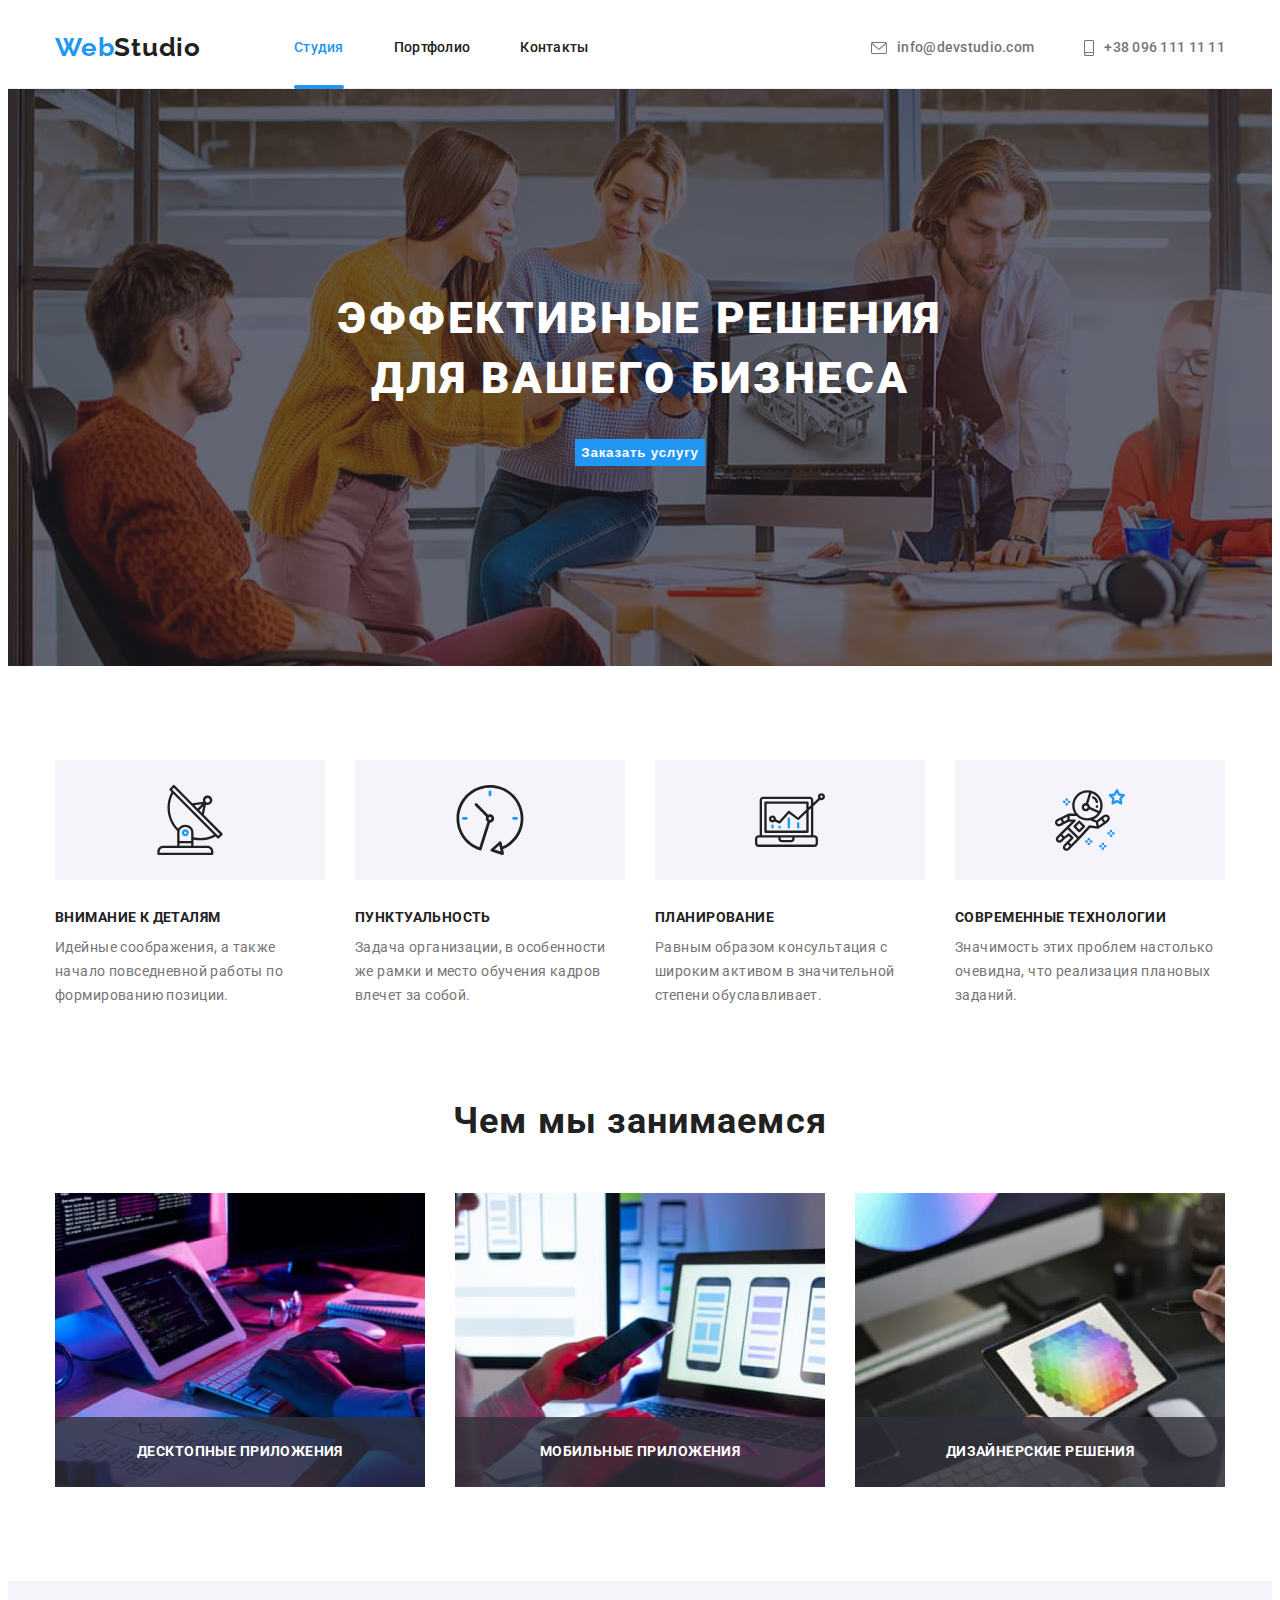
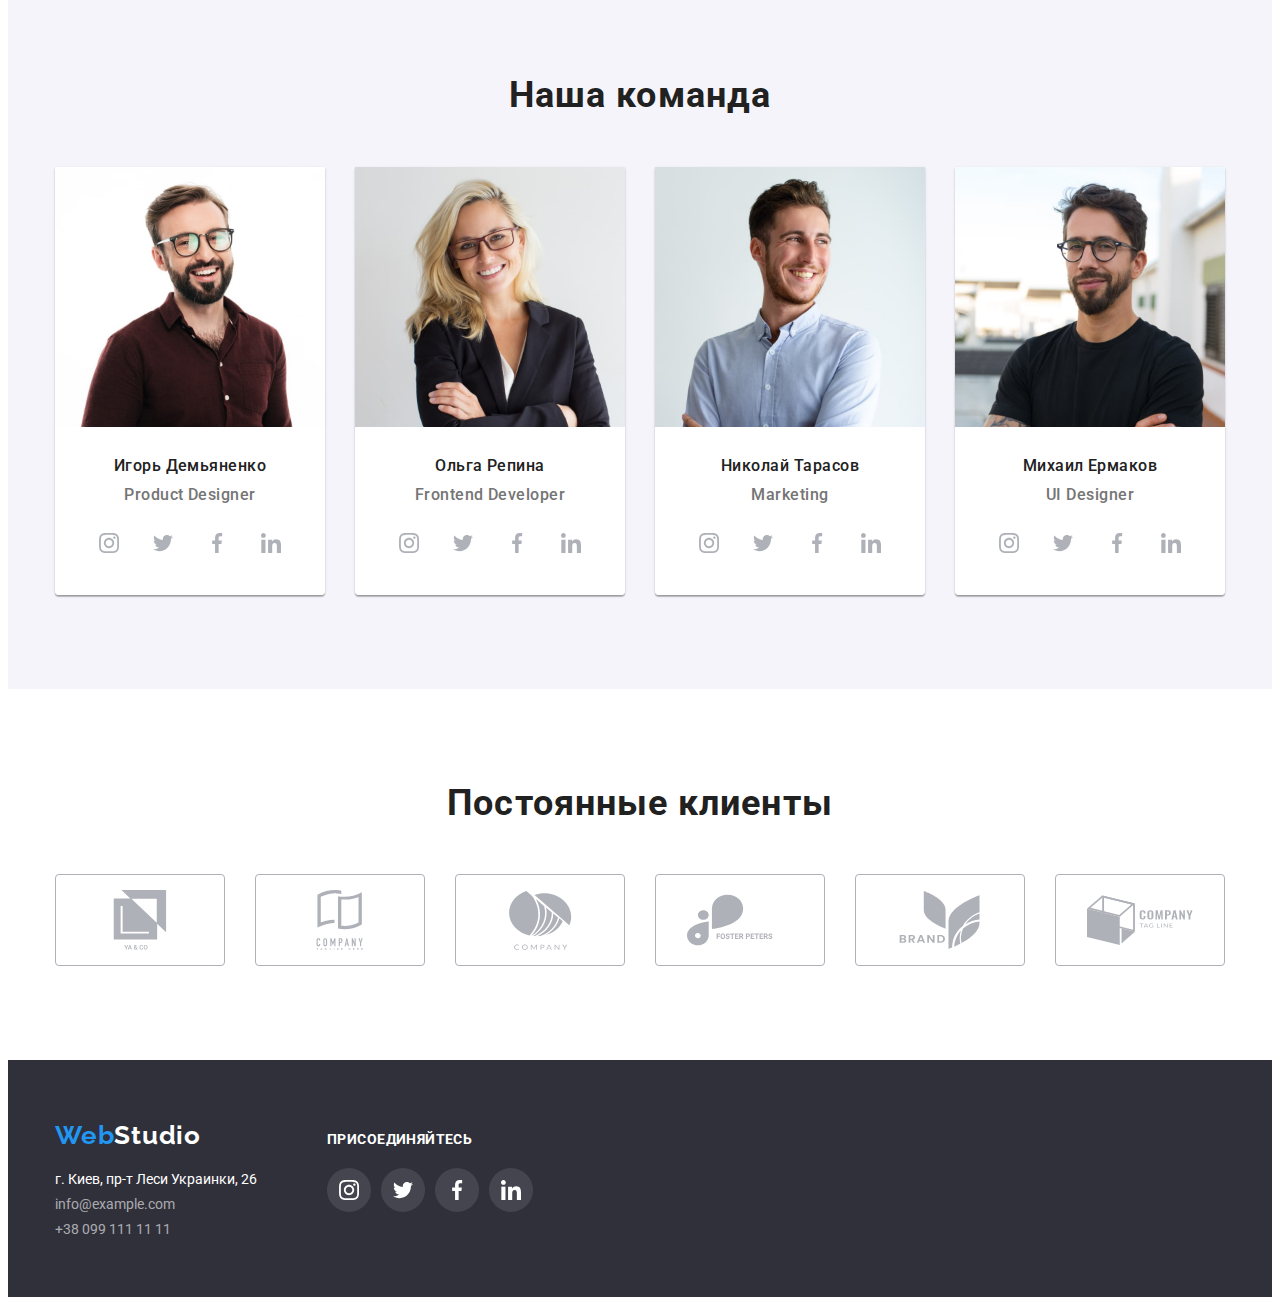
<file: index.html>
<!DOCTYPE html>
<html lang="ru">
  <head>
    <meta charset="UTF-8" />
    <meta http-equiv="X-UA-Compatible" content="IE=edge" />
    <meta name="viewport" content="width=device-width, initial-scale=1.0" />
    <title>WebStudio</title>
    <link rel="preconnect" href="https://fonts.googleapis.com" />
    <link rel="preconnect" href="https://fonts.gstatic.com" crossorigin />
    <link
      href="https://fonts.googleapis.com/css2?family=Raleway:wght@700&family=Roboto:wght@400;500;700;900&display=swap"
      rel="stylesheet"
    />
    <link
      rel="stylesheet"
      href="https://cdnjs.cloudflare.com/ajax/libs/modern-normalize/1.1.0/modern-normalize.min.css"
      integrity="sha512-wpPYUAdjBVSE4KJnH1VR1HeZfpl1ub8YT/NKx4PuQ5NmX2tKuGu6U/JRp5y+Y8XG2tV+wKQpNHVUX03MfMFn9Q=="
      crossorigin="anonymous"
      referrerpolicy="no-referrer"
    />
    <link rel="stylesheet" href="./css/ctyle.css" />
  </head>
  <body>
    <!-- Header -->
    <header class="header">
      <div class="container">
        <div class="wrap-logo">        
          <a class="header-logo link" href="">
          <span class="logo">Web</span>Studio</a
        ></div>
        <nav class="nav-menu">
          <ul class="nav-list list">
            <li class="nav-item">
              <a class="nav-link current link" href="">Студия</a>
            </li>
            <li class="nav-item">
              <a class="nav-link link" href="./portfolio.html">Портфолио</a>
            </li>
            <li class="nav-item">
              <a class="nav-link link" href="">Контакты</a>
            </li>
          </ul>
        </nav>
        <ul class="nav-list list">
          <li class="nav-item">
            <a class="header-other-nav link" href="mailto:info@devstudio.com">
              <svg class="header-svg" width="16px" height="12px">
                <use
                  class="header-svg-envelope"
                  href="./images/icons.svg#icon-envelope"
                ></use>
              </svg>
              info@devstudio.com</a
            >
          </li>
          <li class="nav-item">
            <a class="header-other-nav list link" href="tel:+380961111111">
              <svg class="header-svg" width="10px" height="16px">
                <use
                  class="header-svg-envelope"
                  href="./images/icons.svg#icon-smartphone"
                ></use></svg
              >+38 096 111 11 11</a
            >
          </li>
        </ul>
      </div>
    </header>
    <!-- Main -->
    <main>
      <!-- Section 1-->
      <section class="section primary">
        <div class="container">
          <h1 class="primary-title">Эффективные решения для вашего бизнеса</h1>
          <button data-modal-open class="primary-btn current-button" type="button">
            Заказать услугу
          </button>
        </div>
      </section>
      <!-- Section 2-->
      <section class="section benefits">
        <div class="container">
          <h2 class="visually-hidden">Преимущества</h2>
          <ul class="benefits-list list">
            <li class="benefits-item">
              <div class="container-sections-two">
                <svg class="benefits-svg" width="70" height="70">
                  <use
                    class="benefits-icon"
                    href="./images/icons.svg#antenna-1"
                  ></use>
                </svg>
              </div>
              <h3 class="benefits-company">Внимание к деталям</h3>
              <p class="benefits-description">
                Идейные соображения, а также начало повседневной работы по
                формированию позиции.
              </p>
            </li>
            <li class="benefits-item">
              <div class="container-sections-two">
                <svg class="benefits-svg" width="70" height="70">
                  <use
                    class="benefits-icon"
                    href="./images/icons.svg#icon-clock-1"
                  ></use>
                </svg>
              </div>
              <h3 class="benefits-company">Пунктуальность</h3>
              <p class="benefits-description">
                Задача организации, в особенности же рамки и место обучения
                кадров влечет за собой.
              </p>
            </li>
            <li class="benefits-item">
              <div class="container-sections-two">
                <svg class="benefits-svg" width="70" height="70">
                  <use
                    class="benefits-icon"
                    href="./images/icons.svg#icon-diagram"
                  ></use>
                </svg>
              </div>
              <h3 class="benefits-company">Планирование</h3>
              <p class="benefits-description">
                Равным образом консультация с широким активом в значительной
                степени обуславливает.
              </p>
            </li>
            <li class="benefits-item">
              <div class="container-sections-two">
                <svg class="benefits-svg" width="70" height="70">
                  <use
                    class="benefits-icon"
                    href="./images/icons.svg#icon-astronaut-1"
                  ></use>
                </svg>
              </div>
              <h3 class="benefits-company">Современные технологии</h3>
              <p class="benefits-description">
                Значимость этих проблем настолько очевидна, что реализация
                плановых заданий.
              </p>
            </li>
          </ul>
        </div>
      </section>
      <!-- Section 3 -->
      <section class="section product">
        <div class="container">
          <h2 class="product-our">Чем мы занимаемся</h2>
          <ul class="product-device list">
            <li class="product-pic">
              <div class="wrap-produc-pic"> 
                <img
                src="./images/Keyboard-1.jpg"
                alt="Друкует текст на клавиатуре."
                width="370"
                height="294"
              />
              <p class="product-pic-title">Десктопные приложения</p>
            </div>
            </li>
            <li class="product-pic">
              <div class="wrap-produc-pic"> 
              <img
                src="./images/LapTop-1.jpg"
                alt="Оптимизирует телефон"
                width="370"
                height="294"
              />
              <p class="product-pic-title">Мобильные приложения</p>
              </div>
            </li>
            <li class="product-pic">
              <div class="wrap-produc-pic"> 
              <img
                src="./images/Tablet-1.jpg"
                alt="Играет игру на планшете"
                width="370"
                height="294"
              />
              <p class="product-pic-title">Дизайнерские решения</p>
              </div>
            </li>
          </ul>
        </div>
      </section>
      <!-- Sectiom 4 -->
      <section class="section about">
        <div class="container">
          <h2 class="about-team">Наша команда</h2>
          <ul class="about-content list">
            <li class="about-people">
              <img
                src="./images/igor-1.jpg"
                alt="Учасник команды"
                width="270"
                height="260"
              />
              <div class="container-position">
                <h3 class="about-name">Игорь Демьяненко</h3>
                <p class="about-position" lang="en">Product Designer</p>
                </a>
                <ul class="social-media list">
                  <li class="social-media-icon">
                    <a class="social-link" href="https://www.instagram.com/" target="_blank" rel="noreferrer noopener">
                      <svg  class="social-svg" width="20" height="20">
                        <use
                          class="social-svg-icon"
                          href="./images/icons.svg#icon-instagram"
                        ></use></svg
                    ></a>
                  </li>
                  <li class="social-media-icon">
                    <a class="social-link" href="https://twitter.com/" target="_blank" rel="noreferrer noopener">
                      <svg class="social-svg" width="20" height="20">
                        <use
                          class="social-svg-icon"
                          href="./images/icons.svg#icon-twitter"
                        ></use>
                      </svg>
                    </a>
                  </li>
                  <li class="social-media-icon">
                    <a class="social-link" href="https://www.facebook.com/" target="_blank" rel="noreferrer noopener">
                      <svg class="social-svg" width="20" height="20">
                        <use
                          class="social-svg-icon"
                          href="./images/icons.svg#icon-facebook"
                        ></use>
                      </svg>
                    </a>
                  </li>
                  <li class="social-media-icon">
                    <a class="social-link link" href="https://www.linkedin.com/" target="_blank" rel="noreferrer noopener">
                      <svg class="social-svg" width="20" height="20">
                        <use
                          class="social-svg-icon"
                          href="./images/icons.svg#icon-linkedin"
                        ></use>
                      </svg>
                    </a>
                  </li>
                </ul>
              </div>
            </li>
            <li class="about-people">
              <img
                src="images/olga-1.jpg"
                alt="Учасник команды"
                width="270"
                height="260"
              />
              <div class="container-position">
                <h3 class="about-name">Ольга Репина</h3>
                <p class="about-position" lang="en">Frontend Developer</p>
                <ul class="social-media list">
                  <li class="social-media-icon">
                    <a class="social-link" href="https://www.instagram.com/" target="_blank" rel="noreferrer noopener">
                      <svg class="social-svg" width="20" height="20">
                        <use
                          class="social-svg-icon"
                          href="./images/icons.svg#icon-instagram"
                        ></use></svg
                    ></a>
                  </li>
                  <li class="social-media-icon">
                    <a class="social-link" href="https://twitter.com/" target="_blank" rel="noreferrer noopener">
                      <svg class="social-svg" width="20" height="20">
                        <use
                          class="social-svg-icon"
                          href="./images/icons.svg#icon-twitter"
                        ></use>
                      </svg>
                    </a>
                  </li>
                  <li class="social-media-icon">
                    <a class="social-link" href="https://www.facebook.com/" target="_blank" rel="noreferrer noopener">
                      <svg class="social-svg" width="20" height="20">
                        <use
                          class="social-svg-icon"
                          href="./images/icons.svg#icon-facebook"
                        ></use>
                      </svg>
                    </a>
                  </li>
                  <li class="social-media-icon">
                    <a class="social-link link" href="https://www.linkedin.com/" target="_blank" rel="noreferrer noopener">
                      <svg class="social-svg" width="20" height="20">
                        <use
                          class="social-svg-icon"
                          href="./images/icons.svg#icon-linkedin"
                        ></use>
                      </svg>
                    </a>
                  </li>
                </ul>
              </div>
            </li>
            <li class="about-people">
              <img
                src="./images/nikolay-1.jpg"
                alt="Учасник команды"
                width="270"
                height="260"
              />
              <div class="container-position">
                <h3 class="about-name">Николай Тарасов</h3>
                <p class="about-position" lang="en">Marketing</p>
                <ul class="social-media list">
                  <li class="social-media-icon">
                    <a class="social-link" href="https://www.instagram.com/" target="_blank" rel="noreferrer noopener">
                      <svg class="social-svg" width="20" height="20">
                        <use
                          class="social-svg-icon"
                          href="./images/icons.svg#icon-instagram"
                        ></use></svg
                    ></a>
                  </li>
                  <li class="social-media-icon">
                    <a class="social-link" href="https://twitter.com/" target="_blank" rel="noreferrer noopener">
                      <svg class="social-svg" width="20" height="20">
                        <use
                          class="social-svg-icon"
                          href="./images/icons.svg#icon-twitter"
                        ></use>
                      </svg>
                    </a>
                  </li>
                  <li class="social-media-icon">
                    <a class="social-link" href="https://www.facebook.com/" target="_blank" rel="noreferrer noopener">
                      <svg class="social-svg" width="20" height="20">
                        <use
                          class="social-svg-icon"
                          href="./images/icons.svg#icon-facebook"
                        ></use>
                      </svg>
                    </a>
                  </li>
                  <li class="social-media-icon">
                    <a class="social-link link" href="https://www.linkedin.com/" target="_blank" rel="noreferrer noopener">
                      <svg class="social-svg" width="20" height="20">
                        <use
                          class="social-svg-icon"
                          href="./images/icons.svg#icon-linkedin"
                        ></use>
                      </svg>
                    </a>
                  </li>
                </ul>
              </div>
            </li>
            <li class="about-people">
              <img
                src="./images/mihail-1.jpg"
                alt="Учасник команды"
                width="270"
                height="260"
              />
              <div class="container-position">
                <h3 class="about-name">Михаил Ермаков</h3>
                <p class="about-position" lang="en">UI Designer</p>
                <ul class="social-media list">
                  <li class="social-media-icon">
                    <a class="social-link" href="https://www.instagram.com/" target="_blank" rel="noreferrer noopener">
                      <svg class="social-svg" width="20" height="20">
                        <use
                          class="social-svg-icon"
                          href="./images/icons.svg#icon-instagram"
                        ></use></svg
                    ></a>
                  </li>
                  <li class="social-media-icon">
                    <a class="social-link" href="https://twitter.com/" target="_blank" rel="noreferrer noopener">
                      <svg class="social-svg" width="20" height="20">
                        <use
                          class="social-svg-icon"
                          href="./images/icons.svg#icon-twitter"
                        ></use>
                      </svg>
                    </a>
                  </li>
                  <li class="social-media-icon">
                    <a class="social-link" href="https://www.facebook.com/" target="_blank" rel="noreferrer noopener">
                      <svg class="social-svg" width="20" height="20">
                        <use
                          class="social-svg-icon"
                          href="./images/icons.svg#icon-facebook"
                        ></use>
                      </svg>
                    </a>
                  </li>
                  <li class="social-media-icon">
                    <a class="social-link link" href="https://www.linkedin.com/" target="_blank" rel="noreferrer noopener">
                      <svg class="social-svg" width="20" height="20">
                        <use
                          class="social-svg-icon"
                          href="./images/icons.svg#icon-linkedin"
                        ></use>
                      </svg>
                    </a>
                  </li>
                </ul>
        </div>
      </section>
      <!-- Section 5 -->
      <section class="section clients">
        <div class="container">
          <h2 class="about-team">Постоянные клиенты</h2>
          <ul class="logo-company list">
            <li class="logo-company-icon">
              <a class="link-logo-company" href="#"
              >
              <svg class="logo-company-svg">
                <use class="logo-company-sign" href="./images/icons.svg#icon-group-1">
                </use>
              </svg>
            </a>
            </li>
            <li class="logo-company-icon">
              <a class="link-logo-company" href="">
                <svg class="logo-company-svg">
                <use href="./images/icons.svg#icon-group-2">
                </use>
              </svg>
            </a>
            </li>
            <li class="logo-company-icon">
              <a class="link-logo-company" href="#">
                <svg class="logo-company-svg">
                <use href="./images/icons.svg#icon-group-3">
                </use>
              </svg>
            </a>
              </li>
            <li class="logo-company-icon">
              <a class="link-logo-company" href="#"><svg class="logo-company-svg">
                <use href="./images/icons.svg#icon-group-4">
                </use>
              </svg>
            </a>
            </li>
            <li class="logo-company-icon">
              <a class="link-logo-company" href="#"><svg class="logo-company-svg">
                <use href="./images/icons.svg#icon-group-5">
                </use>
              </svg>
            </a>
            </li>
            <li class="logo-company-icon">
              <a class="link-logo-company" href="#">
                <svg class="logo-company-svg">
                <use href="./images/icons.svg#icon-group-6">
                </use>
              </svg>
            </a>
            </li>
          </ul>
        </div>
      </section>
    </main>
    <!-- Footer -->
    <footer class="information">
      <div class="container">
        <div class="container-adress">
        <a class="information-logo"><span class="logo">Web</span>Studio</a>
        <address class="informations">
          <ul class="informations-more list">
            <li class="informations-available">
              <a
                class="informations-address footer-accent-color link"
                href="https://goo.gl/maps/JRwkvSi4zXC3icFQ9"
                target="_blank"
                >г. Киев, пр-т Леси Украинки, 26</a
              >
            </li>
            <li class="informations-available">
              <a
                class="informations-mail footer-accent-color link"
                href="mailto:info@example.com"
                >info@example.com</a
              >
            </li>
            <li class="informations-available">
              <a
                class="informations-number footer-accent-color link"
                href="tel:+380991111111"
                >+38 099 111 11 11</a
              >
            </li>
          </ul>
        </address>
        </div>
        <div class="container-footer"
        ><h2 class="footer-title">присоединяйтесь</h2>
        <ul class="footer-list list">
          <li class="fotter-svg-list">
            <a class="footer-soc-link" href="https://www.instagram.com/" target="_blank" rel="noreferrer noopener">
            <svg class="footer-svg-icon" width="20px" height="20px">
              <use class="svg-icon" href="./images/icons.svg#icon-instagram">
              </use>
            </svg>
          </a>
        </li>
        <li class="fotter-svg-list">
            <a class="footer-soc-link" href="https://twitter.com/" target="_blank" rel="noreferrer noopener">
            <svg class="footer-svg-icon" width="20px" height="20px">
              <use class="svg-icon" href="./images/icons.svg#icon-twitter">
              </use>
            </svg>
          </a>
        </li>
        <li class="fotter-svg-list">
            <a class="footer-soc-link" href="https://www.facebook.com/" target="_blank" rel="noreferrer noopener">
            <svg class="footer-svg-icon" width="20px" height="20px">
              <use class="svg-icon" href="./images/icons.svg#icon-facebook">
              </use>
            </svg>
          </a>
        </li>
        <li class="fotter-svg-list">
            <a class="footer-soc-link" href="https://www.linkedin.com/" target="_blank" rel="noreferrer noopener">
            <svg class="footer-svg-icon" width="20px" height="20px">
              <use class="svg-icon" href="./images/icons.svg#icon-linkedin">
              </use>
            </svg>
          </a>
        </li>
        </ul>
      </div>
      </div>
    </footer>
    <div data-modal class="backdrop is-hidden">
      <div class="modal">
        <button data-modal-close class="modal-button" type="button">
          <svg class="modal-icon" width="30px" height="30px">
            <use class="modal-icon-svg"
            href="./images/icons.svg#close">
            </use>
          </svg>
        </button>
      </div>
    </div>
    <script src="./js/modal.js"></script>
  </body>
</html>
</file>
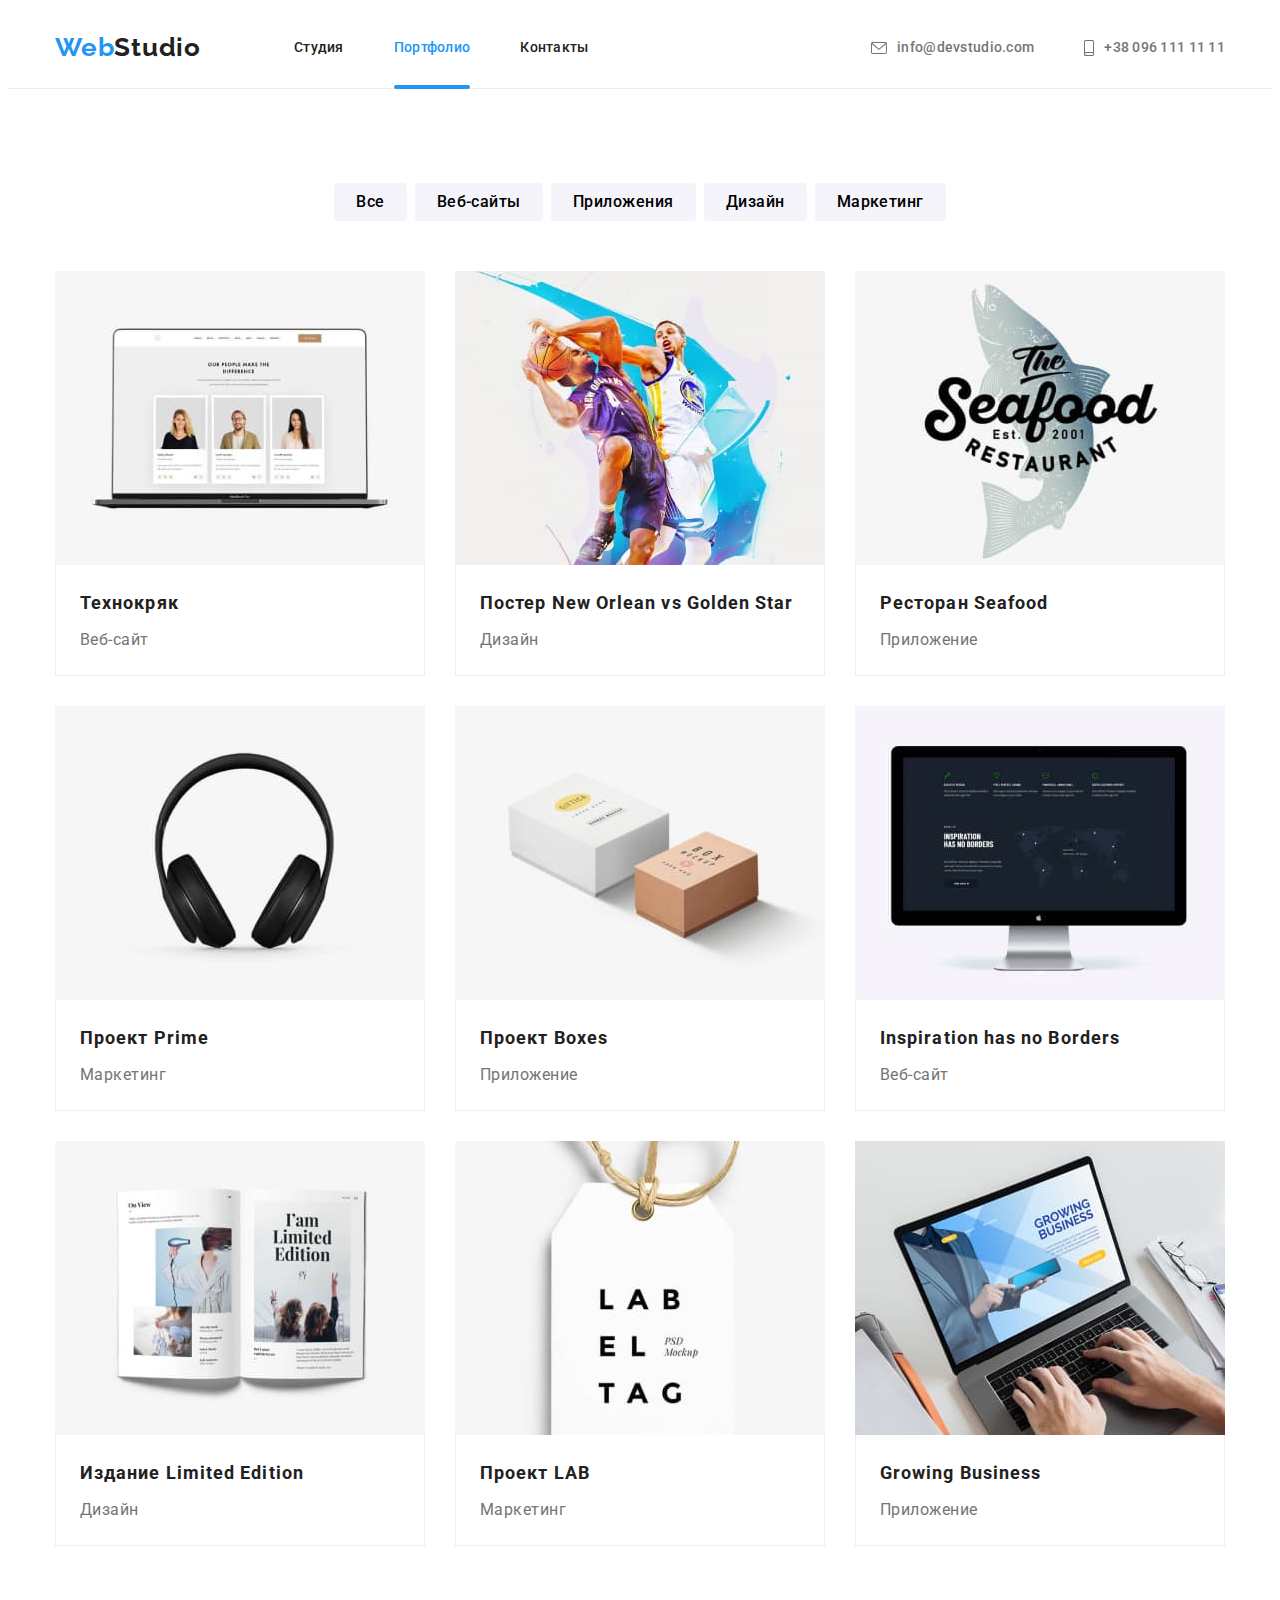
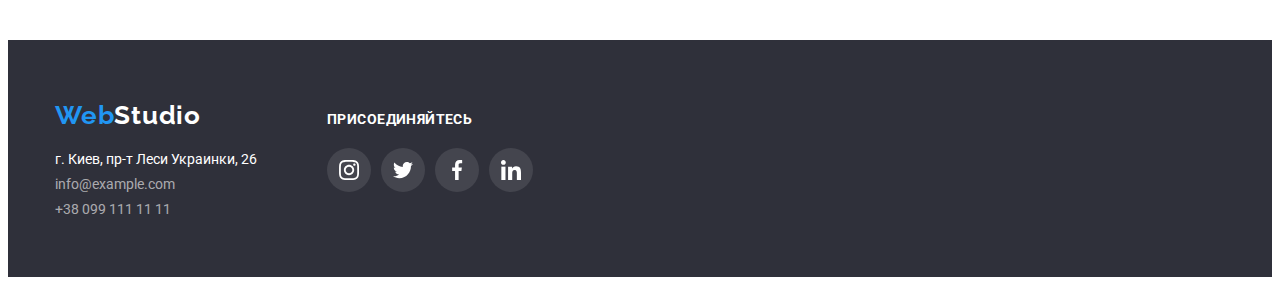
<file: portfolio.html>
<!DOCTYPE html>
<html lang="ru">
  <head>
    <meta charset="UTF-8" />
    <meta http-equiv="X-UA-Compatible" content="IE=edge" />
    <meta name="viewport" content="width=device-width, initial-scale=1.0" />
    <title>WebStudio</title>
    <link rel="preconnect" href="https://fonts.googleapis.com" />
    <link rel="preconnect" href="https://fonts.gstatic.com" crossorigin />
    <link
      href="https://fonts.googleapis.com/css2?family=Raleway:wght@700&family=Roboto:wght@400;500;700;900&display=swap"
      rel="stylesheet"
    />
    <link
      rel="stylesheet"
      href="https://cdnjs.cloudflare.com/ajax/libs/modern-normalize/1.1.0/modern-normalize.min.css"
      integrity="sha512-wpPYUAdjBVSE4KJnH1VR1HeZfpl1ub8YT/NKx4PuQ5NmX2tKuGu6U/JRp5y+Y8XG2tV+wKQpNHVUX03MfMFn9Q=="
      crossorigin="anonymous"
      referrerpolicy="no-referrer"
    />
    <link rel="stylesheet" href="./css/ctyle.css" />
  </head>
  <body>
    <!-- Header -->
    <header class="header">
      <div class="container">
        <div class="wrap-logo">
          <a class="header-logo link" href="">
            <span class="logo">Web</span>Studio</a
          >
        </div>
        <nav class="nav-menu">
          <ul class="nav-list list">
            <li class="nav-item">
              <a class="nav-link link" href="./index.html">Студия</a>
            </li>
            <li class="nav-item">
              <a class="nav-link current link" href="">Портфолио</a>
            </li>
            <li class="nav-item">
              <a class="nav-link link" href="">Контакты</a>
            </li>
          </ul>
        </nav>
        <ul class="nav-list list">
          <li class="nav-item">
            <a class="header-other-nav link" href="mailto:info@devstudio.com">
              <svg class="header-svg" width="16px" height="12px">
                <use
                  class="header-svg-envelope"
                  href="./images/icons.svg#icon-envelope"
                ></use>
              </svg>
              info@devstudio.com</a
            >
          </li>
          <li class="nav-item">
            <a class="header-other-nav list link" href="tel:+380961111111">
              <svg class="header-svg" width="10px" height="16px">
                <use
                  class="header-svg-envelope"
                  href="./images/icons.svg#icon-smartphone"
                ></use></svg
              >+38 096 111 11 11</a
            >
          </li>
        </ul>
      </div>
    </header>
    <!-- Main -->
    <main>
      <!-- Button -->
      <section class="section main-nav">
        <div class="container">
          <h1 class="visually-hidden">Что мы делаем</h1>
          <ul class="filtr-menu list">
            <li class="filtr-item">
              <button class="button current-button" type="button">Все</button>
            </li>
            <li class="filtr-item">
              <button class="button current-button" type="button">
                Веб-сайты
              </button>
            </li>
            <li class="filtr-item">
              <button class="button current-button" type="button">
                Приложения
              </button>
            </li>
            <li class="filtr-item">
              <button class="button current-button" type="button">
                Дизайн
              </button>
            </li>
            <li class="filtr-item">
              <button class="button current-button" type="button">
                Маркетинг
              </button>
            </li>
          </ul>
          <ul class="product-development list">
            <li class="main-informations">
              <a href="" class="focus link">
                <article>
              <div class="thumb">
                <img
                  class="foto"
                  src="./images/noytbyk-1.jpg"
                  alt="Ноутбук"
                  width="370"
                  height="294"
                />
                <p class="thumb-text">
                  Ресурс предлагает комплексные предложения с разным уровнем
                  функционала и сервисов. Все это позволит посетителю получить
                  исчерпывающие сведения о компании или частном лице.
                </p>
                <!-- <div class="thumb-title">
                  <p class="thumb-title-text">
                    Ресурс предлагает комплексные предложения с разным уровнем
                    функционала и сервисов. Все это позволит посетителю получить
                    исчерпывающие сведения о компании или частном лице.
                  </p>
                </div> -->
              </div>
              <div class="container-title">
                <h2 class="product-text">Технокряк</h2>
                <p class="product-description">Веб-сайт</p>
              </div>
            </li>
            </article>
            </a>
            <li class="main-informations">
              <a href="" class="focus link">
                <article>
              <div class="thumb">
                <img
                  class="foto"
                  src="./images/basketbol-1.jpg"
                  alt="Баскетбол"
                  width="370"
                  height="294"
                />
                <p class="thumb-text">
                  Lorem ipsum dolor, sit amet consectetur adipisicing elit. Eum
                  repudiandae facere veniam dolore in commodi consectetur,
                  mollitia, aspernatur sapiente est ipsa voluptate qui, iste
                  architecto!
                </p>
              </div>
              <div class="container-title">
                <h2 class="product-text">
                  Постер <span lang="en"> New Orlean vs Golden Star</span>
                </h2>
                <p class="product-description">Дизайн</p>
              </div>
            </li>
            </a>
            <li class="main-informations">
              <a href="" class="focus link">
              <div class="thumb">
                <img
                  class="foto"
                  src="./images/emblema-1.jpg"
                  alt="Емблема"
                  width="370"
                  height="294"
                />
                <p class="thumb-text">
                  Lorem ipsum dolor sit amet consectetur adipisicing elit.
                  Aliquid, ullam. Et nobis illo rem reiciendis, modi vitae quod
                  id inventore maiores nesciunt assumenda harum magnam?
                </p>
              </div>
              <div class="container-title">
                <h2 class="product-text">
                  Ресторан <span lang="en">Seafood</span>
                </h2>
                <p class="product-description">Приложение</p>
              </div>
            </li>
            </article>
            </a>
            <li class="main-informations">
              <a href="" class="focus link">
                <article>
              <div class="thumb">
                <img
                  src="./images/nayshniki-1.jpg"
                  alt="Наушники"
                  width="370"
                  height="294"
                />
                <p class="thumb-text">
                  Lorem ipsum dolor sit amet consectetur adipisicing elit. Iusto
                  quas placeat ipsa ab atque minima est aliquid quo quaerat?
                  Numquam consequuntur soluta at ducimus explicabo?
                </p>
              </div>
              <div class="container-title">
                <h2 class="product-text">
                  Проект <span lang="en">Prime</span>
                </h2>
                <p class="product-description">Маркетинг</p>
              </div>
            </li>
            </article>
            </a>
            <li class="main-informations">
              <a href="" class="focus link">
                <article>
              <div class="thumb">
                <img
                  src="./images/korobki-1.jpg"
                  alt="Коробки"
                  width="370"
                  height="294"
                />
                <p class="thumb-text">
                  Lorem ipsum dolor sit amet, consectetur adipisicing elit. Vero
                  quae saepe dolore asperiores sunt, vel ducimus, a voluptates
                  repellat facilis ab ipsum quasi debitis. Eaque?
                </p>
              </div>
              <div class="container-title">
                <h2 class="product-text">
                  Проект <span lang="en">Boxes</span>
                </h2>
                <p class="product-description">Приложение</p>
              </div>
            </li>
            </article>
            </a>
            <li class="main-informations">
              <a href="" class="focus link">
                <article>
              <div class="thumb">
                <img
                  class=""
                  src="./images/monitor-1.jpg"
                  alt="Монитор"
                  width="370"
                  height="294"
                />
                <p class="thumb-text">
                  Lorem ipsum dolor sit amet consectetur adipisicing elit.
                  Nostrum laboriosam officia sit. Ex, odit porro voluptate
                  quaerat corporis culpa quia reiciendis, quo necessitatibus
                  pariatur eligendi!
                </p>
              </div>
              <div class="container-title">
                <h2 class="product-text" lang="en">
                  Inspiration has no Borders
                </h2>
                <p class="product-description">Веб-сайт</p>
              </div>
            </li>
            </article>
            </a>
            <li class="main-informations">
              <a href="" class="focus link">
                <article>
              <div class="thumb">
                <img
                  src="./images/knuzka-1.jpg"
                  alt="Книга"
                  width="370"
                  height="294"
                />
                <p class="thumb-text">
                  Lorem ipsum dolor sit amet consectetur adipisicing elit.
                  Maiores vel praesentium repudiandae alias inventore adipisci
                  numquam omnis excepturi sed neque labore, aut mollitia
                  eligendi recusandae?
                </p>
              </div>
              <div class="container-title">
                <h2 class="product-text">
                  Издание <span lang="en">Limited Edition</span>
                </h2>
                <p class="product-description">Дизайн</p>
              </div>
            </li>
            </article>
            </a>
            <li class="main-informations">
              <a href="" class="focus link">
                <article>
              <div class="thumb">
                <img
                  src="./images/etiketka-1.jpg"
                  alt="Бирка"
                  width="370"
                  height="294"
                />
                <p class="thumb-text">
                  Lorem ipsum dolor, sit amet consectetur adipisicing elit.
                  Deleniti illo molestias explicabo provident, autem
                  necessitatibus obcaecati adipisci omnis illum, distinctio
                  itaque. Dolore aperiam natus deserunt.
                </p>
              </div>
              <div class="container-title">
                <h2 class="product-text">Проект <span lang="en">LAB</span></h2>
                <p class="product-description">Маркетинг</p>
              </div>
            </li>
            </article>
            </a>
            <li class="main-informations">
              <a href="" class="focus link">
                <article>
              <div class="thumb">
                <img
                  src="./images/robota-1.jpg"
                  alt="Рабочее место"
                  width="370"
                  height="294"
                />
                <p class="thumb-text">
                  Lorem ipsum dolor, sit amet consectetur adipisicing elit. Est
                  sed qui distinctio laudantium, quasi laboriosam doloribus
                  consequuntur. Veniam totam perferendis laboriosam sapiente
                  nisi, molestias esse.
                </p>
              </div>
              <div class="container-title">
                <h2 class="product-text" lang="en">Growing Business</h2>
                <p class="product-description">Приложение</p>
              </div>
            </li>
            </article>
            </a>
          </ul>
        </div>
      </section>
    </main>
    <!-- Footer -->
    <footer class="information">
      <div class="container">
        <div class="container-adress">
          <a class="information-logo"><span class="logo">Web</span>Studio</a>
          <address class="informations">
            <ul class="informations-more list">
              <li class="informations-available">
                <a
                  class="informations-address footer-accent-color link"
                  href="https://goo.gl/maps/JRwkvSi4zXC3icFQ9"
                  target="_blank"
                  >г. Киев, пр-т Леси Украинки, 26</a
                >
              </li>
              <li class="informations-available">
                <a
                  class="informations-mail footer-accent-color link"
                  href="mailto:info@example.com"
                  >info@example.com</a
                >
              </li>
              <li class="informations-available">
                <a
                  class="informations-number footer-accent-color link"
                  href="tel:+380991111111"
                  >+38 099 111 11 11</a
                >
              </li>
            </ul>
          </address>
        </div>
        <div class="container-footer">
          <h2 class="footer-title">присоединяйтесь</h2>
          <ul class="footer-list list">
            <li class="fotter-svg-list">
              <a
                class="footer-soc-link"
                href="https://www.instagram.com/"
                target="_blank"
                rel="noreferrer noopener"
              >
                <svg class="footer-svg-icon" width="20px" height="20px">
                  <use
                    class="svg-icon"
                    href="./images/icons.svg#icon-instagram"
                  ></use>
                </svg>
              </a>
            </li>
            <li class="fotter-svg-list">
              <a
                class="footer-soc-link"
                href="https://twitter.com/"
                target="_blank"
                rel="noreferrer noopener"
              >
                <svg class="footer-svg-icon" width="20px" height="20px">
                  <use
                    class="svg-icon"
                    href="./images/icons.svg#icon-twitter"
                  ></use>
                </svg>
              </a>
            </li>
            <li class="fotter-svg-list">
              <a
                class="footer-soc-link"
                href="https://www.facebook.com/"
                target="_blank"
                rel="noreferrer noopener"
              >
                <svg class="footer-svg-icon" width="20px" height="20px">
                  <use
                    class="svg-icon"
                    href="./images/icons.svg#icon-facebook"
                  ></use>
                </svg>
              </a>
            </li>
            <li class="fotter-svg-list">
              <a
                class="footer-soc-link"
                href="https://www.linkedin.com/"
                target="_blank"
                rel="noreferrer noopener"
              >
                <svg class="footer-svg-icon" width="20px" height="20px">
                  <use
                    class="svg-icon"
                    href="./images/icons.svg#icon-linkedin"
                  ></use>
                </svg>
              </a>
            </li>
          </ul>
        </div>
      </div>
    </footer>
  </body>
</html>
</file>
<file: css/ctyle.css>
*,
*::before,
*::after {
  box-sizing: border-box;
}

:root {
  --background-color: #ffffff;
  --second-background-color: #2f303a;
  --primary-text-color: #757575;
  --second-text-color: rgba(33, 33, 33, 1);
  --others-text-color: rgba(255, 255, 255, 0.6);
  --other-text-color: #ffffff;
  --accent-text-color: #2196f3;
  --third-background-color: #f5f4fa;
  --color-svg: #afb1b8;
  --bcg-footer-icon: rgba(255, 255, 255, 0.1);
  --bcg-product-pic: rgba(47, 48, 58, 0.8);
  --padding-top: 94px;
  --padding-bottom: 94px;
  --margin-right: 30px;
}

body {
  font-family: "Roboto", sans-serif;
  background-color: var(--background-color);
  color: var(--primary-text-color);
  font-size: 14px;
}

.list {
  list-style: none;
}

.link {
  text-decoration: none;
}

.visually-hidden {
  position: absolute;
  white-space: nowrap;
  width: 1px;
  height: 1px;
  overflow: hidden;
  border: 0;
  padding: 0;
  clip: rect(0 0 0 0);
  clip-path: inset(50%);
  margin: -1px;
}

p,
h1,
h2,
h3,
h4,
h5,
h6 {
  margin: 0;
}

ul {
  padding-left: 0;
  margin: 0;
}

img {
  display: block;
  max-width: 100%;
}

.container {
  width: 1200px;
  margin-left: auto;
  margin-right: auto;
  padding-left: 15px;
  padding-right: 15px;
  /* outline: 2px solid red; */
}

.container-position {
  background-color: var(--background-color);
  padding: 30px 32px 30px 32px;
  /* outline: 2px solid teal; */
}

.section {
  padding-top: var(--padding-top);
  padding-bottom: var(--padding-bottom);
  /* outline: 1px solid teal; */
}

/* Header */

.nav-menu {
  margin-left: 93px;
}

.nav-list {
  display: flex;
  margin-left: auto;
}

.header .container {
  display: flex;
  align-items: center;
}

.header {
  border-bottom: 1px solid #ececec;
}

.logo {
  color: var(--accent-text-color);
}

.header-logo {
  padding-top: 24px;
  padding-bottom: 25px;
  color: var(--second-text-color);
  font-family: "Raleway", sans-serif;
  font-style: normal;
  font-weight: 700;
  font-size: 26px;
  line-height: 1.19;
  letter-spacing: 0.03em;
}

.wrap-logo {
  position: relative;
}

.header-logo {
  display: block;
  height: 100%;
}

.nav-item:not(:last-child) {
  margin-right: 50px;
}

.nav-item {
  position: relative;
}

.nav-link,
.header-other-nav {
  color: var(--second-text-color);
  font-weight: 500;
  line-height: 1.14;
  letter-spacing: 0.02em;

  transition: color 250ms cubic-bezier(0.4, 0, 0.2, 1);
}

.nav-link:hover,
.nav-link:focus,
.header-other-nav:hover,
.header-other-nav:focus {
  color: var(--accent-text-color);
}

.header-other-nav {
  color: var(--primary-text-color);
}

/* .header-other-nav::after,
.header-logo::after {
  content: "";
  position: absolute;
  width: 100%;
  height: 4px;
  background-color: var(--accent-text-color);
  bottom: -1px;
  left: 0;
  opacity: 0;
  border-radius: 2px;
  transform: scaleX(0);
  transition: 250ms cubic-bezier(0.4, 0, 0.2, 1);
  transform-origin: right bottom;
}

.header-other-nav:hover::after,
.header-logo:hover::after,
.header-other-nav:focus::after,
.header-logo:focus::after {
  opacity: 1;
  transform: scaleX(1);
} */

.current {
  color: var(--accent-text-color);
}

.nav-link,
.header-other-nav {
  align-items: center;
  display: flex;
  padding-top: 32px;
  padding-bottom: 32px;
}

.header-svg {
  margin-right: 10px;
  fill: currentColor;
}

.nav-link::after {
  content: "";
  position: absolute;
  width: 100%;
  height: 4px;
  background-color: var(--accent-text-color);
  bottom: -1px;
  left: 0;
  opacity: 0;
  border-radius: 2px;
}

.nav-link.current::after {
  opacity: 1;
}

/* Button */

.button {
  border-radius: 4px;
  background: var(--third-background-color);
  padding: 6px 22px;
  display: block;
  font-family: inherit;
  cursor: pointer;
  text-align: center;
  font-weight: 500;
  font-size: 16px;
  line-height: 1.63;
  text-align: center;
  letter-spacing: 0.03em;
  border: none;

  transition: background-color 250ms cubic-bezier(0.4, 0, 0.2, 1),
    color 250ms cubic-bezier(0.4, 0, 0.2, 1),
    box-shadow 250ms cubic-bezier(0.4, 0, 0.2, 1);
}

.envelope-icon {
  text-align: center;
  display: flex;
  align-items: center;
  justify-content: center;
  margin-right: 10px;
}

.button:hover,
.button:focus {
  color: #ffffff;
  background-color: var(--accent-text-color);
  box-shadow: 0px 3px 1px rgba(0, 0, 0, 0.1), 0px 1px 2px rgba(0, 0, 0, 0.08),
    0px 2px 2px rgba(0, 0, 0, 0.12);
}

/* Section 1 */

.primary {
  background-color: var(--second-background-color);
  background-image: linear-gradient(
      rgba(47, 48, 58, 0.4),
      rgba(47, 48, 58, 0.4)
    ),
    url(../images/bcg-fon.jpg);
  max-width: 1600px;
  margin: 0 auto;
  padding-top: 200px;
  padding-bottom: 200px;
}

.primary-title {
  text-align: center;
  max-width: 696px;
  margin-bottom: 30px;
  color: var(--other-text-color);
  font-weight: 900;
  font-size: 44px;
  line-height: 1.36;
  letter-spacing: 0.06em;
  text-transform: uppercase;
  margin: 0 auto;
  margin-bottom: 30px;
}

.primary-btn {
  display: block;
  margin: 0 auto;
  background-color: #2196f3;
  color: var(--other-text-color);
  cursor: pointer;
  border: none;
  font-weight: 700;
  line-height: 1.88;
  letter-spacing: 0.06em;

  transition: background-clor 250ms cubic-bezier(0.4, 0, 0.2, 1);
}

.primary-btn:hover,
.primary-btn:focus {
  color: var(--other-text-color);
  background-color: #188ce8;
}

/* Section 2 */

.benefits-list {
  display: flex;
  /* margin-right: calc(-1 * var(--margin-right)); */
}

/* .benefits-item {
  flex-basis: calc((100% - 90px) / 4);
  margin-right: var(--margin-right);
} */

/* .benefits-icon:hover,
.benefits-icon:focus {
  stroke: #2196f3;
} */

.benefits-item:not(:last-child) {
  margin-right: 30px;
}

.container-sections-two {
  display: flex;
  width: 270px;
  height: 120px;
  background-color: var(--third-background-color);
  align-items: center;
  justify-content: center;
}

.benefits-company {
  padding-top: 30px;
  margin-bottom: 10px;
  color: var(--second-text-color);
  font-weight: 700;
  font-size: 14px;
  line-height: 1.14;
  letter-spacing: 0.03em;
  text-transform: uppercase;
}

.benefits-description {
  max-width: 270px;
  color: var(--primary-text-color);
  line-height: 1.71;
  letter-spacing: 0.03em;
}

/* Section 3 */

.product {
  padding-top: 0;
}

.product-device {
  display: flex;
}

.product-pic {
  display: flex;
  justify-content: space-around;
}

.product-pic:not(:last-child) {
  margin-right: 30px;
}

.wrap-produc-pic {
  position: relative;
}

.product-pic-title {
  position: absolute;
  bottom: 0;
  left: 0;
  display: flex;
  justify-content: center;
  align-items: center;
  font-weight: 700;
  font-size: 14px;
  line-height: 1.14;
  letter-spacing: 0.03em;
  text-transform: uppercase;
  background-color: var(--bcg-product-pic);
  width: 100%;
  height: 70px;
  color: var(--background-color);
}

.product-our,
.about-team {
  margin-bottom: 50px;
  color: var(--second-text-color);
  font-weight: 700;
  font-size: 36px;
  line-height: 1.16;
  text-align: center;
  letter-spacing: 0.03em;
}

/* Section 4 */

.about {
  background-color: var(--third-background-color);
}

.social-media {
  display: flex;
  margin-top: 16px;
  justify-content: center;
}

.social-media-icon {
  display: flex;
  justify-content: center;

  cursor: pointer;
  align-items: center;
}

.social-link {
  display: flex;
  width: 44px;
  height: 44px;
  border-radius: 50%;
  justify-content: center;
  align-items: center;
  color: var(--color-svg);

  transition: background-color 250ms cubic-bezier(0.4, 0, 0.2, 1),
    color 250ms cubic-bezier(0.4, 0, 0.2, 1);
}

.social-link:hover,
.social-link:focus {
  color: var(--background-color);
  background-color: var(--accent-text-color);
}

.social-media-icon:not(:last-child) {
  margin-right: 10px;
}

.social-svg {
  fill: currentColor;
}

.about-content {
  display: flex;
}

.about-people {
  box-shadow: 0px 1px 3px rgba(0, 0, 0, 0.12), 0px 1px 1px rgba(0, 0, 0, 0.14),
    0px 2px 1px rgba(0, 0, 0, 0.2);
  overflow: hidden;
  background-color: rgba(245, 244, 250, 1);
  border-radius: 0px 0px 4px 4px;
}

.about-people:not(:last-child) {
  margin-right: var(--margin-right);
}

.about-name {
  min-width: 154px;
  text-align: center;
  color: var(--second-text-color);
  font-weight: 500;
  font-size: 16px;
  line-height: 1.18;
  letter-spacing: 0.03em;
}

.about-position {
  min-width: 150px;
  margin-top: 10px;
  text-align: center;
  color: var(--primary-text-color);
  font-weight: 500;
  font-size: 16px;
  line-height: 1.18;
  letter-spacing: 0.03em;
}

/* -----------------------Section 5----------------------- */

.clients {
  margin: 0 auto;
}

.regular-clients {
  font-weight: bold;
  font-size: 36px;
  line-height: 1.16;
  text-align: center;
  letter-spacing: 0.03em;
  color: #212121;
}

.logo-company {
  display: flex;
  flex-wrap: wrap;
}

.logo-company-icon {
  display: flex;
}

.link-logo-company {
  display: flex;
  justify-content: center;
  align-items: center;
  width: 170px;
  height: 92px;
  border: 1px solid var(--color-svg);
  cursor: pointer;
  color: var(--color-svg);
  border-radius: 4px;

  transition: border-color 250ms cubic-bezier(0.4, 0, 0.2, 1),
    color 250ms cubic-bezier(0.4, 0, 0.2, 1);
}

.link-logo-company:hover,
.link-logo-company:focus {
  border-color: var(--accent-text-color);
  color: var(--accent-text-color);
}

.logo-company-svg {
  width: 106px;
  height: 60px;
  fill: currentColor;
}

.logo-company-icon:not(:last-child) {
  margin-right: 30px;
}

/* Portfolio */

.container-title {
  padding: 20px 24px;
  border-left: 1px solid #eeeeee;
  border-right: 1px solid #eeeeee;
  border-bottom: 1px solid #eeeeee;
}

.filtr-item:not(:last-child) {
  margin-right: 8px;
}

/* .filtr-menu .filtr-item + .filtr-item {
  margin-left: 8px;
} */

.filtr-menu {
  justify-content: center;
  display: flex;
  margin-bottom: 50px;
  /* outline: 2px solid green; */
}

.product-development {
  display: flex;
  flex-wrap: wrap;
  margin-left: -30px;
  margin-bottom: -30px;

  /* outline: 2px solid yellow; */
}

.main-informations {
  cursor: pointer;
  width: calc(100% / 3 - 30px);
  margin-left: 30px;
  margin-bottom: 30px;
  /* flex-shrink: 1; */

  transition: box-shadow 250ms cubic-bezier(0.4, 0, 0.2, 1);
}

.main-informations:hover,
.main-informations:focus {
  box-shadow: 0px 1px 1px rgba(0, 0, 0, 0.12), 0px 4px 4px rgba(0, 0, 0, 0.06),
    1px 4px 6px rgba(0, 0, 0, 0.16);
}

.focus-only:focus {
  outline: 2px solid black;
}

.product-text {
  margin-bottom: 4px;
  color: var(--second-text-color);
  font-weight: 700;
  font-size: 18px;
  line-height: 2;
  letter-spacing: 0.06em;
}

.product-description {
  color: var(--primary-text-color);
  font-size: 16px;
  line-height: 1.88;
  letter-spacing: 0.03em;
}

.thumb {
  position: relative;
  overflow: hidden;
}

.thumb-text {
  position: absolute;
  top: 0;
  left: 0;
  color: var(--background-color);
  background-color: rgba(33, 150, 243, 0.9);
  height: 100%;
  padding-right: 24px;
  padding-left: 24px;
  font-size: 18px;
  line-height: 1.55;
  letter-spacing: 0.03em;

  display: flex;
  align-items: center;
  justify-content: center;
  transform: translateY(100%);
  transition: transform 250ms cubic-bezier(0.4, 0, 0.2, 1);
}

.main-informations:hover .thumb-text,
.main-informations:focus .thumb-text {
  transform: translate(0);
}

/* .thumb::before {
  position: absolute;
  display: block;
  height: 100%;
  width: 100%;
  content: "";
  background-color: rgba(33, 150, 243, 0.9);
  transform: translateY(100%);
  overflow: hidden;
  transition: transform 1000ms cubic-bezier(0.4, 0, 0.2, 1);
} */

/* .thumb:hover::before {
  transform: translateY(0);
} */

/* .thumb-title {
  position: absolute;
  display: flex;
  width: 100%;
  height: 100%;
  top: 50%;
  left: 50%;
  transform: translate(-50%, -50%);
  background-color: rgba(33, 150, 243, 0.9);
  opacity: 1;
  justify-content: center;
  align-items: center;
  top: 0;
  left: 0;
  transform: translateY(100%);
  transition: transform 250ms cubic-bezier(0.4, 0, 0.2, 1);
}

.thumb:hover .thumb-title {
  opacity: 1;
  transform: translateY(0);
} */

/* Footer */

.information {
  background-color: var(--second-background-color);
}

.information {
  padding-top: 60px;
  padding-bottom: 60px;
}

.information-logo {
  cursor: pointer;
  display: block;
  margin-bottom: 20px;
  color: var(--other-text-color);
  font-family: "Raleway", sans-serif;
  font-weight: 700;
  font-size: 26px;
  line-height: 1.19;
  letter-spacing: 0.03em;
}

.informations-address {
  margin-top: 20px;
  color: var(--other-text-color);
  font-style: normal;

  transition: color 250ms cubic-bezier(0.4, 0, 0.2, 1);
}

.informations-available:not(:first-child) {
  margin-top: 9px;
}

/* .informations-available {
  margin-top: 9px;
} */

.informations-mail,
.informations-number {
  display: block;
  color: var(--others-text-color);
  font-style: normal;

  transition: color 250ms cubic-bezier(0.4, 0, 0.2, 1);
}

.footer-title {
  font-weight: 700;
  font-size: 14px;
  line-height: 1.14;
  letter-spacing: 0.03em;
  text-transform: uppercase;
  color: var(--other-text-color);
}

.information .container {
  display: flex;
  align-items: baseline;
}

.footer-list {
  display: flex;
}

.fotter-svg-list {
  display: flex;
}

.footer-list {
  margin-top: 20px;
}

.footer-soc-link {
  display: flex;
  justify-content: center;
  align-items: center;
  width: 44px;
  height: 44px;
  border-radius: 50%;
  background-color: var(--bcg-footer-icon);
  cursor: pointer;
  color: var(--background-color);

  transition: background-color 250ms cubic-bezier(0.4, 0, 0.2, 1);
}

.footer-soc-link:hover,
.footer-soc-link:focus {
  background-color: var(--accent-text-color);
}

.footer-svg-icon {
  fill: currentColor;
}

.fotter-svg-list + .fotter-svg-list {
  margin-left: 10px;
}

.information .container {
  display: flex;
}

.container-footer {
  margin-left: 70px;
}

.footer-accent-color:hover,
.footer-accent-color:focus {
  color: var(--accent-text-color);
}

/* -------------------BackDrop--------------- */

.backdrop {
  position: fixed;
  width: 100%;
  height: 100%;
  top: 0;
  background-color: rgba(0, 0, 0, 0.2);

  transition: opacity 250ms cubic-bezier(0.4, 0, 0.2, 1),
    visibility 250ms cubic-bezier(0.4, 0, 0.2, 1);
}

.modal {
  position: absolute;
  top: 50%;
  left: 50%;
  transform: translate(-50%, -50%);
  margin-top: 141px;
  width: 528px;
  min-height: 581px;
  background-color: var(--background-color);
  border-radius: 4px;
}

.modal-button {
  position: absolute;
  width: 30px;
  height: 30px;
  padding: 0;
  margin: 0;
  border-radius: 50%;
  top: 0;
  right: 0;
  background-color: var(--background-color);
  border: 1px solid var(--primary-text-color);
  cursor: pointer;

  margin-top: 8px;
  margin-right: 8px;
}

.is-hidden {
  opacity: 0;
  pointer-events: none;
  visibility: hidden;
}

/* -----------------Test_____________

.benefits-item::before {
  content: "";
  display: block;
  width: 270px;
  height: 120px;
  background-color: var(--third-background-color);
  background-repeat: no-repeat;
  background-position: center;
}

.benefits-item:nth-child(1)::before {
  background-image: url(../images/1.svg);
}

.benefits-item:nth-child(2)::before {
  background-image: url(../images/2.svg);
}

.benefits-item:nth-child(3)::before {
  background-image: url(../images/3.svg);
}

.benefits-item:nth-child(4)::before {
  background-image: url(../images/4.svg);
} */
</file>
